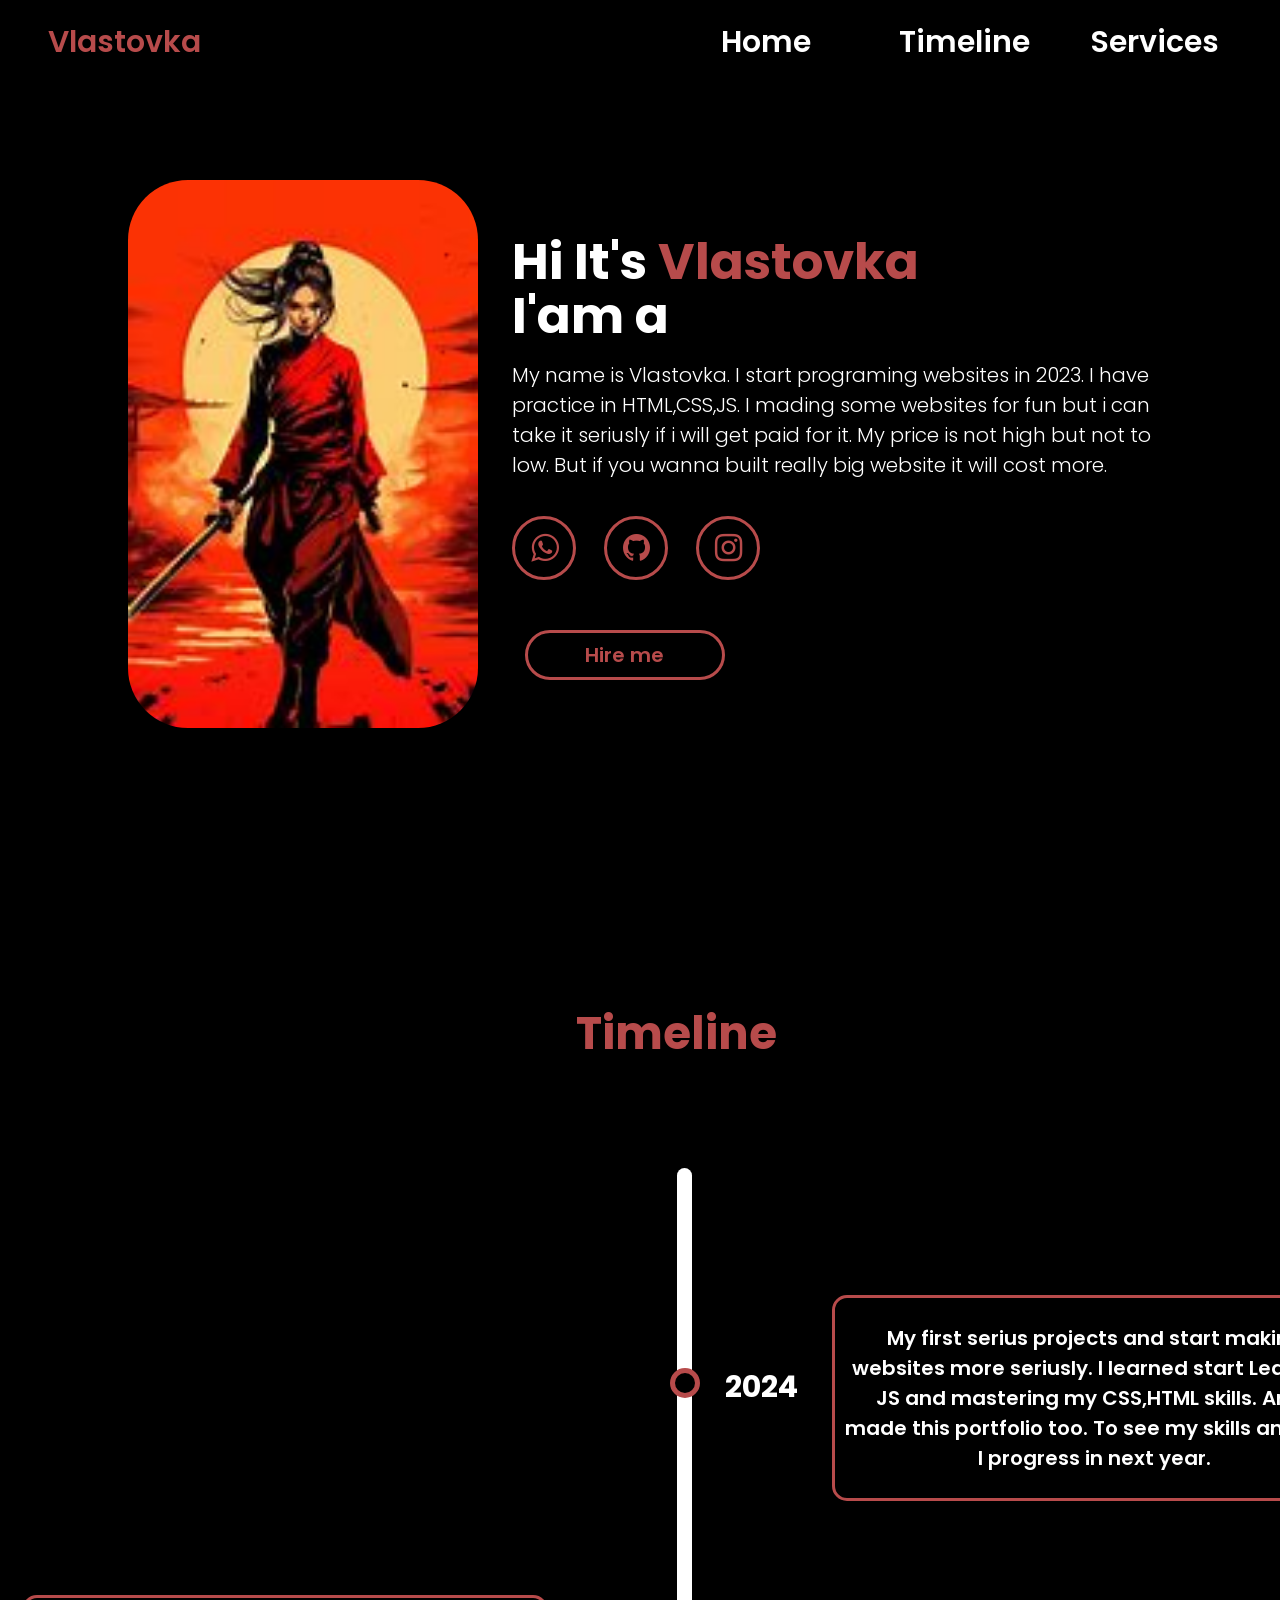
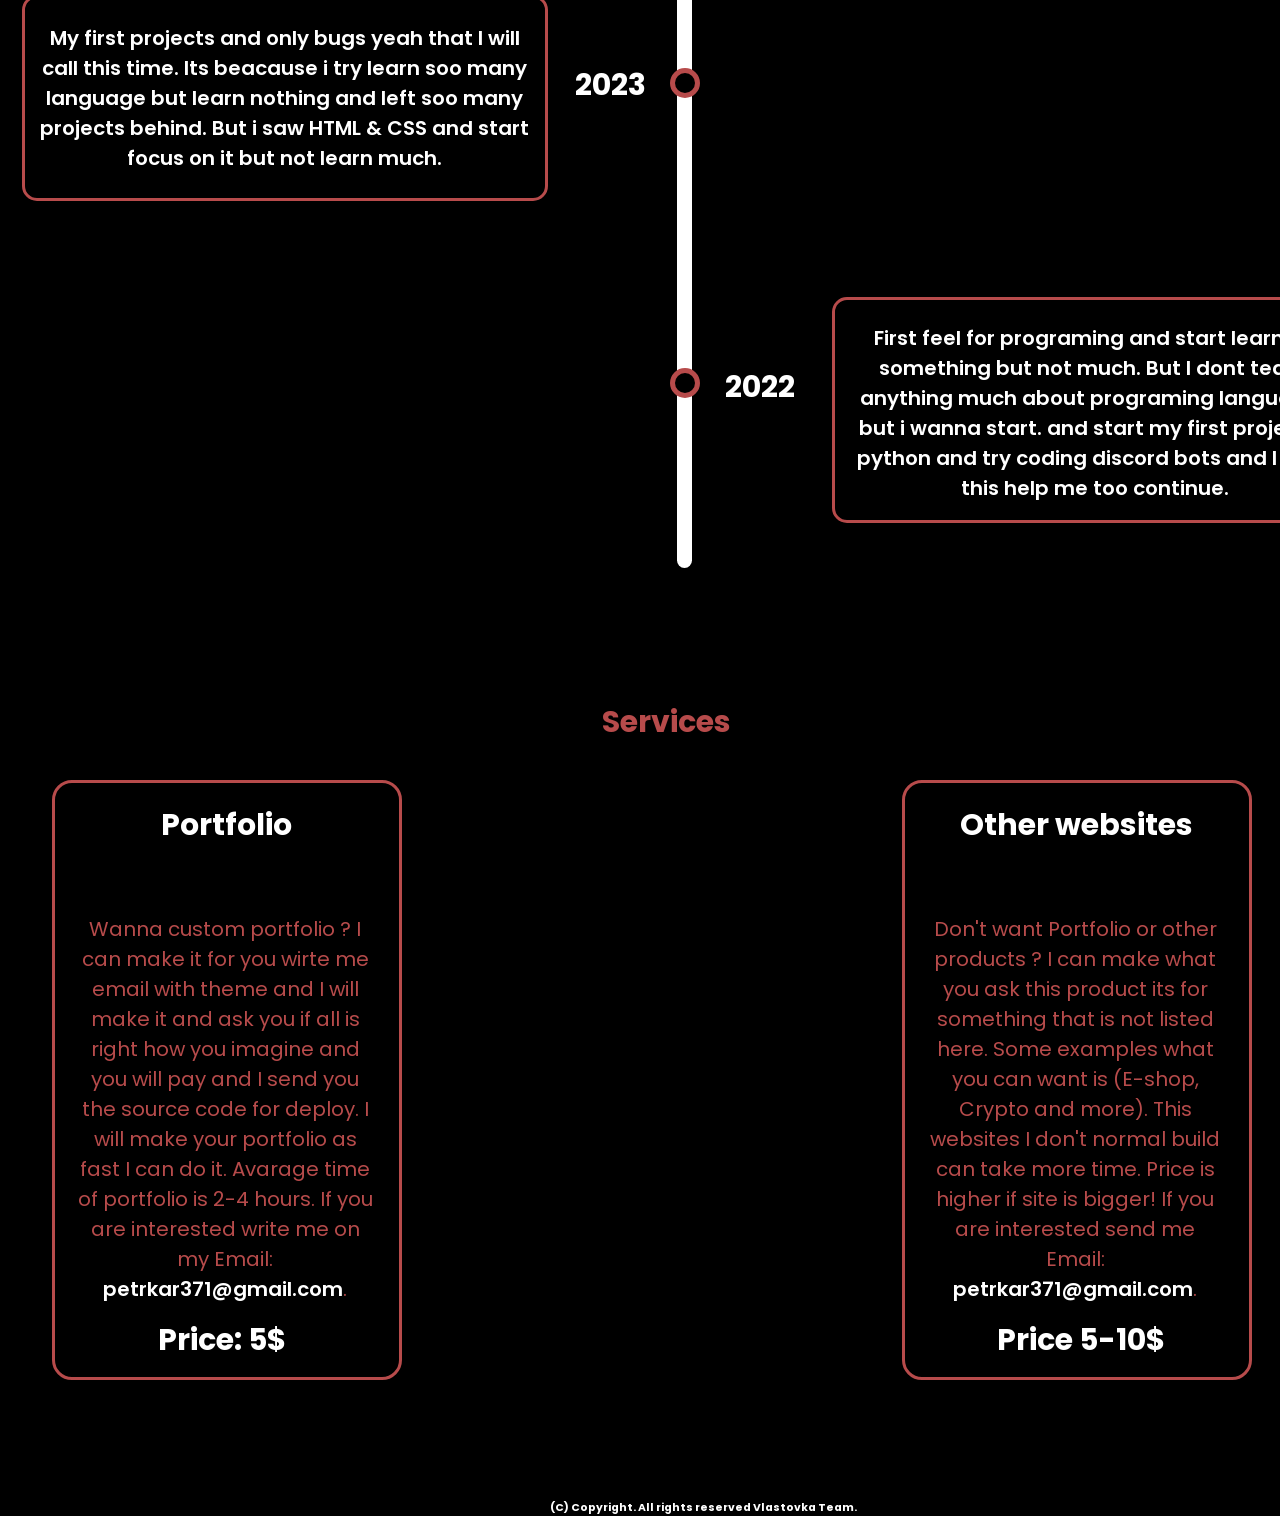
<file: Index.html>
<!DOCTYPE html>
<html lang="cs">
<head>
    <meta charset="UTF-8">
    <meta name="viewport" content="width=device-width, initial-scale=1.0">
    <link rel="Website icon" href="assets/logo-bird-bird_825402-13285-removebg-preview.png">
    <link rel="stylesheet" href="https://cdnjs.cloudflare.com/ajax/libs/font-awesome/4.7.0/css/font-awesome.min.css">
    <link rel="stylesheet" href="https://fonts.googleapis.com/css2?family=Poppins%3Awght%40100%3B200%3B300%3B400%3B500%3B600&display=swap%27%29%3B">
    <link rel="stylesheet" href="css/homestyle.css">
    <title>Vlastovka Portfolio</title>
</head>
<body>
    <header>
        <a href="Home.html" class="Vlastovka">Vlastovka</a>
        <nav>
            <ul>
                <a href="#Home-s" class="Home">Home</a>
                <a href="#Timeline-T" class="Timeline">Timeline</a>
                <a href="#SNT" class="Services">Services</a>
            </ul>
        </nav>
    </header>
<section id="Home-s">
    <div>
        <img src="assets/image.png" alt="Vlastovka" class="Profile">
    </div>
    <div class="Text">
        <h3 class="Nadpis">Hi It's <span>Vlastovka</span></h3>
        <h3 class="Type-text">I'am a <span></span></h3>
        <p>My name is Vlastovka. I start programing websites in 2023.
            I have practice in HTML,CSS,JS. I mading some websites for fun but i can take it seriusly if i will get paid for it.
            My price is not high but not to low. But if you wanna built really big website it will cost more.

        </p>
    </div>
    <div class="icons">
        <a href="https://wa.me/qr/MO56T37RGQ3PN1"><i class="fa fa-whatsapp"></i></a>
        <a href="https://github.com/Vlastovka"><i class="fa fa-github"></i></a>
        <a href="https://www.instagram.com/vlastovka.dik?igsh=MXc5ZGVnNHJ1N2d3Ng=="><i class="fa fa-instagram"></i></a>
    </div>
    <div class="Hireme">
        <button class="H-btn"><a href="mailto:petrkar371@gmail.com">Hire me</a></button>
    </div>
</section>
<section id="Timeline-T">
    <div class="Nadpis-T">
        <h2>Timeline</h2>
    </div>
    <div id="Timeline-Time">
        <div class="Line">
            <div class="t2024">
                <h4 class="T24">2024</h4>
                <p class="P24">
                    My first serius projects and start making websites more seriusly.
                    I learned start Learning JS and mastering my CSS,HTML skills.
                    And I made this portfolio too. To see my skills and how I progress in next year.
                </p>
            </div>
            <div class="t2023">
                <h4 class="T23">2023</h4>
                <p class="P23">
                    My first projects and only bugs yeah that I will call this time.
                    Its beacause i try learn soo many language but learn nothing and left soo many projects behind.
                    But i saw HTML & CSS and start focus on it but not learn much.
                </p>
            </div>
            <div class="t2022">
                <h4 class="T22">2022</h4>
                <p class="P22">
                    First feel for programing and start learning something but not much.
                    But I dont teach anything much about programing languages but i wanna start.
                    and start my first project in python and try coding discord bots and I think this help me too continue.
                </p>
            </div>
        </div>
    </div>
</section>
<section id="SNT">
    <h1 class="SNT">Services</h1>
    <div class="Product1">
        <h5 class="PR1">Portfolio</h5>
        <h6 class="PRC1">Price: 5$</h6>
        <p class="PRP1">
            Wanna custom portfolio ?
            I can make it for you wirte me email with theme and I will make it and ask you if all is right how you imagine and you will pay and I send you the source code for deploy. I will make your portfolio as fast I can do it.
            Avarage time of portfolio is 2-4 hours. If you are interested write me on my Email: <span style="color: white; font-weight: 600;">petrkar371@gmail.com</span>.
        </p>
    </div>
    <div class="Product2">
        <h5 class="PR2">Other websites</h5>
        <h6 class="PRC2">Price 5-10$</h6>
        <p class="PRP2">
            Don't want Portfolio or other products ?
            I can make what you ask this product its for something that is not listed here.
            Some examples what you can want is (E-shop, Crypto and more). This websites I don't normal build can take more time.
            Price is higher if site is bigger! If you are interested send me Email: <span style="color: white; font-weight: 600;">petrkar371@gmail.com</span>.
        </p>
    </div>
</section>
<div class="end">
    <h6 class="Copyright">(C) Copyright. All rights reserved Vlastovka Team.</h6>
</div>
</body>
</html>
</file>
<file: css/homestyle.css>
@import url('https://fonts.googleapis.com/css2?family=Poppins%3Awght%40100%3B200%3B300%3B400%3B500%3B600&display=swap%27%29%3B');
* {
    padding: 0;
    margin: 0;
    box-sizing: border-box;
    border: none;
    outline: none;
    font-family: Poppins ,sans-serif;    
    text-decoration: none;
}

html {
    font-size: 62,5%;
}

body {
    width: 100%;
    height: 100vh;
    background-color: black;
    overflow-x: hidden;
    color: white;
}

header {
    margin-top: 20px;
    margin-left: 10px;
    position: relative;
}

.Vlastovka  {
    color: #b74b4b;
    font-size: 30px;
    position: absolute;
    left: 3%;
    max-width: fit-content;
    font-weight: 600;
}

.Home {
    position: absolute;
    left: 56%;
    color: white;
    font-size: 30px;
    font-weight: 600;
    max-width: fit-content;
    transition: 500ms ease;
}

.Home::after{ 
    content: "";
    position: absolute;
    background-color: #b74b4b;
    width: 0%;
    height: 3px;
    top: 100%;
    left: 0%;
    transition: 500ms ease-in-out;
}

.Home:hover::after {
    content: "";
    width: 100%;
}

.Home:hover {
    color: #b74b4b;
}

.Timeline {
    position: absolute;
    left: 70%;
    font-size: 30px;
    color: white;
    font-weight: 600;
    max-width: fit-content;
    transition: 500ms ease-in-out;
}

.Timeline::after {
    position: absolute;
    content: "";
    width: 0%;
    height: 3px;
    top: 100%;
    left: 0%;
    transition: 300ms;
    background-color: #b74b4b;
}

.Timeline:hover::after {
    content: "";
    width: 100%;
}

.Timeline:hover {
    color: #b74b4b;
}

.Services {
    position: absolute;
    left: 85%;
    font-size: 30px;
    color: white;
    font-weight: 600;
    max-width: fit-content;
    transition: 500ms ease-in-out;
}

.Services::after {
    position: absolute;
    content: "";
    left: 0%;
    top: 100%;
    width: 0%;
    background-color: #b74b4b;
    height: 3px;
    transition: 300ms;
}

.Services:hover::after {
    width: 100%;
}

.Services:hover {
    color: #b74b4b;
}

.Products {
    position: absolute;
    left: 85%;
    font-size: 30px;
    color: white;
    font-weight: 600;
    transition: 500ms ease-in-out;
    max-width: fit-content;
}

.Products::after {
    position: absolute;
    content: "";
    width: 0%;
    top: 100%;
    height: 3px;
    left: 0%;
    background-color: #b74b4b;
    transition: 300ms;
}

.Products:hover::after {
    width: 100%;
}

.Products:hover {
    color: #b74b4b;
}

img {
    position: absolute;
    opacity: 1;
    top: 20%;
    left: 10%;
    width: 350px;
    border-radius: 60px;
    transition: 500ms ease-in-out;
}

.Nadpis {
    position: absolute;
    left: 40%;
    top: 25%;
    font-size: 50px;
}

.Nadpis span {
    color: #b74b4b;
}

.Type-text {
    position: absolute;
    top: 31%;
    font-size: 50px;
    left: 40%;
}

.Type-text span {
    position: relative;
}

.Type-text span::after {
    position: absolute;
    content: "";
    width: calc(100% + 8px);
    height: 100%;
    background-color: black;
    border-left: 3px solid black;
    right: -8;
    animation: cursor 0.6s infinite;
}

.Type-text span::before {
    color: #b74b4b;
    content:  '';
    animation: 6s Text infinite;
}

@keyframes cursor {
    to {
        border-left: 3px solid #b74b4b;
    }
}

@keyframes Text {
    0%, 2% {
        content: 'W';
    }
    3%, 5% {
        content: 'We';
    }
    7%, 9% {
        content: 'Web';
    }
    11%, 13% {
        content: 'Webs';
    }
    14%, 16% {
        content: 'Websi';
    }
    17%, 19% {
        content: 'Websit';
    }
    20%, 22% {
        content: 'Website';
    }

    23%, 26% {
        content: 'Website ';
    }
    27%, 29% {
        content: 'Website D';
    }
    30%, 32% {
        content: 'Website De';
    }
    33%, 35% {
        content: 'Website Dev';
    }
    36%, 38% {
        content: 'Website Deve';
    }
    39%, 41% {
        content: 'Website Devel';
    }
    42%, 44% {
        content: 'Website Develo';
    }
    45%, 47% {
        content: 'Website Develop';
    }
    48%, 50% {
        content: 'Website Develope';
    }
    51%, 53% {
        content: 'Website Developer';
    }
    60%, 60% {
        content: 'Website Develope';
    }
    60%, 62% {
        content: 'Website Develop';
    }
    63%, 65% {
        content: 'Website Develo';
    }
    66%, 68% {
        content: 'Website Devel';
    }
    69%, 71% {
        content: 'Website Deve';
    }
    72%, 74% {
        content: 'Website Dev';
    }
    75%, 77% {
        content: 'Website De';
    }

    78%, 80% {
        content: 'Website D';
    }
    81%, 83% {
        content: 'Website ';
    }
    84%, 86% {
        content: 'Websit';
    }
    87%, 89% {
        content: 'Websi';
    }
    90%, 92% {
        content: 'Webs';
    }
    93%, 95% {
        content: 'Web';
    }
    96%, 97% {
        content: 'We';
    }
    98%, 99% {
        content: 'W';
    }
    100% {
        content: '';
    }
}

p {
    position: absolute;
    left: 40%;
    top: 40%;
    width: 50%;
    font-size: 20px;
    font-weight: 300;
}

.icons {
    position: absolute;
    top: 52%;
    left: 40%;
}

.icons a{
    display: inline-flex;
    justify-content: center;
    align-items: center;
    width: 4rem;
    height: 4rem;
    background-color: transparent;
    border: 0.2rem solid #b74b4b;
    font-size: 2rem;
    border-radius: 50%;
    margin: 3rem 1.5rem 3rem 0;
    transition: 0.3s ease;
    color: #b74b4b;
}

.icons a:hover{
    color: black;
    transform: scale(1.3) translateY(-5px);
    background-color: #b74b4b;
    box-shadow: 0  0 25px #b74b4b;
}

.Hireme {
    position: absolute;
    left: 41%;
    top: 70%;
}

.H-btn {
    width: 200px;
    height: 50px;
    border-radius: 30px;
    background-color: transparent;
    border: 3px solid #b74b4b;
    color: #b74b4b;
    font-weight: 600;
    font-size: 20px;
    cursor: pointer;
    transition: 0.3s;
}

.H-btn a {
    transition: 0.3s;
    color: #b74b4b;
}

.H-btn:hover, .H-btn a:hover{
    background-color: #b74b4b;
    color: black;
}

/* Time line */

#Timeline-T {
    transition: 300ms;
    position: absolute;
    top: 1000px;
    left: 45%;
    font-size: 30px;
}

.Nadpis-T h2{
    color: #b74b4b;
}

.Line {
    position: relative;
    top: 100px;
    height: 1000px;
    width: 15px;
    left: 50%;
    background-color: white;
    border-radius: 25px;
}

.t2024 {
    position: absolute;
    width: 30px;
    height: 30px;
    background-color: black;
    border: 5px solid #b74b4b;
    left: -45%;
    top: 20%;
    border-radius: 20px;
}

.T24 {
    position: absolute;
    left: 50px;
    top: -8px;
}

.P24 {
    position: absolute;
    width: 500px;
    height: 170px;
    left: 170px;
    top: -50px;
    background-color: transparent;
    border-radius: 10px;
    text-align: center;
    font-weight: 600;
}

.P24::after {
    position: absolute;
    content: '';
    background-color: transparent;
    width: 520px;
    height: 200px;
    z-index: -1;
    top: 44%;
    left: 50%;
    translate: -50% -50%;
    border-radius: 15px;
    border: 3px solid #b74b4b;
    transition: 0.3s;
 }

 .P24:hover::after{
    color: black;
    background-color: #b74b4b;
    transform: scale(1.04) translateY(-5px) translateZ(-10px);
    box-shadow: 0px 0px 25px #b74b4b;
 }

 .t2023 {
    position: absolute;
    width: 30px;
    height: 30px;
    background-color: black;
    border: 5px solid #b74b4b;
    top: 50%;
    left: -45%;
    border-radius: 35px;
 }

 .T23 {
    position: absolute;
    left: -100px;
    top: -10px;
 }

 .P23 {
    position: absolute;
    width: 500px;
    height: 170px;
    left: -640px;
    top: -50px;
    background-color: transparent;
    border-radius: 10px;
    text-align: center;
    font-weight: 600;
}

.P23::after {
    position: absolute;
    content: '';
    background-color: transparent;
    width: 520px;
    height: 200px;
    z-index: -1;
    top: 44%;
    left: 50%;
    translate: -50% -50%;
    border-radius: 15px;
    border: 3px solid #b74b4b;
    transition: 0.3s;
 }

 .P23:hover::after{
    color: black;
    background-color: #b74b4b;
    transform: scale(1.04) translateY(-5px) translateZ(-10px);
    box-shadow: 0px 0px 25px #b74b4b;
 }

 .t2022 {
    position: absolute;
    width: 30px;
    height: 30px;
    background-color: black;
    border: 5px solid #b74b4b;
    left: -45%;
    top: 80%;
    border-radius: 20px;
}

.T22 {
    position: absolute;
    left: 50px;
    top: -8px;
}

.P22 {
    position: absolute;
    width: 500px;
    height: 170px;
    left: 170px;
    top: -50px;
    background-color: transparent;
    border-radius: 10px;
    text-align: center;
    font-weight: 600;
}

.P22::after {
    position: absolute;
    content: '';
    background-color: transparent;
    width: 520px;
    height: 220px;
    z-index: -1;
    top: 51%;
    left: 50%;
    translate: -50% -50%;
    border-radius: 15px;
    border: 3px solid #b74b4b;
    transition: 0.3s;
 }

 .P22:hover::after{
    color: black;
    background-color: #b74b4b;
    transform: scale(1.04) translateY(-5px) translateZ(-10px);
    box-shadow: 0px 0px 25px #b74b4b;
 }

/* Services */

#SNT {
    position: absolute;
    top: 2300px;
    left: 47%;
    color: #b74b4b;
    font-size: 30px;
}

.SNT {
    position: absolute;
    left: 47%;
    color: #b74b4b;
    font-size: 30px;
}

.Product1 {
    position: absolute;
    left: -550px;
    top: 80px;
    width: 350px;
    height: 600px;
    background-color: transparent;
    border: 3px solid #b74b4b;
    border-radius: 20px;
    transition: 0.3s ease;
}

.Product1:hover {
    color: black;
    font-weight: 400;
    box-shadow: 0px 0px 25px #b74b4b;
    background-color: #b74b4b;
    transform: scale(1.04) translateY(-3px);
}

 .PR1 {
    color: white;
    position: relative;
    font-size: 30px; ;
    text-align: center;
    top: 20px;
 }

 .PRP1 {
    width: 300px;
    top: 22%;
    left: 6%;
    text-align: center;
    font-weight: 400;
 }

 .PRC1 {
    color: white;
    position: absolute;
    top: 90%;
    font-size: 30px;
    left: 30%;
 }

 .Product2 {
    position: absolute;
    top: 80px;
    left: 300px;
    width: 350px;
    height: 600px;
    background-color: transparent;
    border: 3px solid #b74b4b;
    border-radius: 20px;
    transition: 0.3s ease;
}

.Product2:hover {
    color: black;
    font-weight: 400;
    box-shadow: 0px 0px 25px #b74b4b;
    background-color: #b74b4b;
    transform: scale(1.04) translateY(-3px);
}

 .PR2 {
    color: white;
    position: relative;
    font-size: 30px; ;
    text-align: center;
    top: 20px;
 }

 .PRP2 {
    width: 300px;
    top: 22%;
    left: 6%;
    text-align: center;
    font-weight: 400;
 }

 .PRC2 {
    color: white;
    position: absolute;
    top: 90%;
    font-size: 30px;
    left: 27%;
 }


 .Copyright {
    position: absolute;
    top:3100px;
    text-align: center;
    left: 43%;
 }


 /* Mobile view */

 @media(max-width: 995px) {
    .Home {
        position: relative;
        font-size: 20px;
        left: 15px;
        top: 50px;
    }
    .Timeline {
        position: relative;
        font-size: 20px;
        left: -50px;
        top: 80px;
    }
    .Services {
        position: relative;
        font-size: 20px;
        left: -140px;
        top: 110px;
    }
    img {
        left: 5%;
    }
    .Nadpis {
        top: 750px;
        left: 5%;
        text-align: center;
    }
    .Type-text {
        top: 900px;
        left: 5%;
        text-align: center;
    }
    p {
        top: 1150px;
        width: 300px;
        left: 12%;
    }
    .icons {
        top: 1400px;
        left: 15%;
    }
    .Hireme {
        top: 1550px;
        left: 20%;
    }

    #Timeline-T {
        top: 1650px;
    }

    .Nadpis-T{
        position: absolute;
        left: -70px;
    }
    .Line {
        position: absolute;
        left: -150px;
    }
    .T24 {
        position: absolute;
        top: -190px;
        left: 150px;
    }
    .P24 {
        top: -110px;
        left: 50px;
        height:500px;
        width: 300px;
    }
    .P24::after {
        top: 25%;
        height: 300px;
        width: 300px;
    }

    .T23 {
        position: absolute;
        top: -135px;
        left: 150px;
    }
    .P23 {
        top: -60px;
        left: 50px;
        height:500px;
        width: 300px;
    }
    .P23::after {
        top: 25%;
        height: 300px;
        width: 300px;
    }

    .T22 {
        position: absolute;
        top: -80px;
        left: 150px;
    }
    .P22 {
        top: 0px;
        left: 50px;
        height:500px;
        width: 300px;
    }
    .P22::after {
        top: 30%;
        height: 350px;
        width: 300px;
    }
    #SNT {
        top: 3000px;
        left: 35%;
    }
    .Product1 {
        position: absolute;
        left: -115px;
    }
    .Product2 {
        position: absolute;
        left: -115px;
        top: 750px;
    }

    .Copyright {
        top: 4400px;
        left: 17%;
    }
 }
</file>
